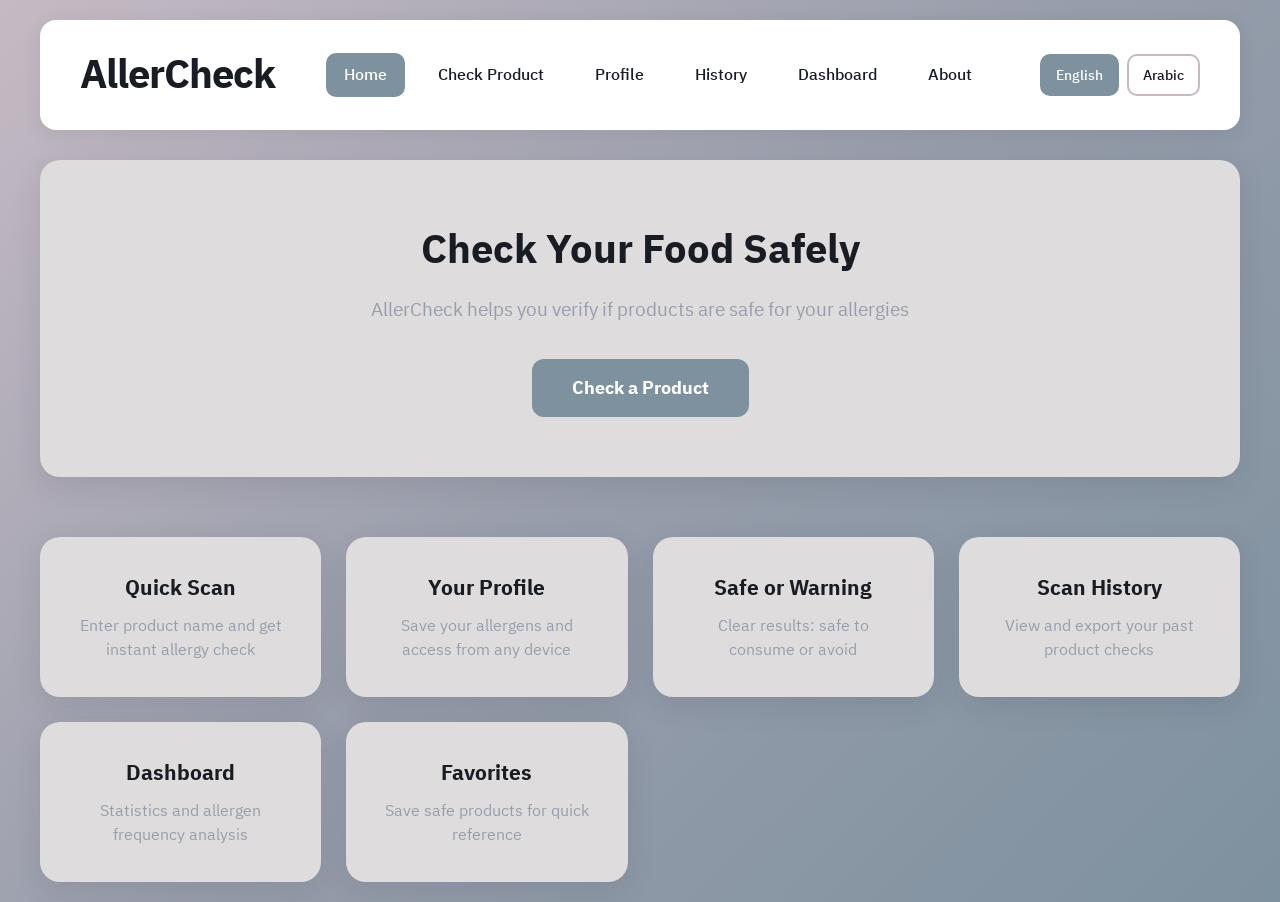
<file: index.html>
<!DOCTYPE html>
<html lang="en" dir="ltr">
<head>
    <meta charset="UTF-8">
    <meta name="viewport" content="width=device-width, initial-scale=1.0">
    <meta name="i18n-title-key" content="meta.home">
    <title>Home - AllerCheck</title>
    <link rel="stylesheet" href="style.css">
</head>
<body>
    <div class="app-container">
        <header class="main-header">
            <div class="header-content">
                <a href="index.html" class="logo">AllerCheck</a>
                <nav class="main-nav">
                    <a href="index.html" class="nav-link active" data-i18n="nav.home">Home</a>
                    <a href="check.html" class="nav-link" data-i18n="nav.check">Check Product</a>
                    <a href="profile.html" class="nav-link" data-i18n="nav.profile">Profile</a>
                    <a href="history.html" class="nav-link" data-i18n="nav.history">History</a>
                    <a href="dashboard.html" class="nav-link" data-i18n="nav.dashboard">Dashboard</a>
                    <a href="about.html" class="nav-link" data-i18n="nav.about">About</a>
                </nav>
                <div class="lang-switch" role="group" aria-label="Language">
                    <button type="button" class="lang-btn" data-set-lang="en" data-i18n="lang.switchEn">English</button>
                    <button type="button" class="lang-btn" data-set-lang="ar" data-i18n="lang.switchAr">Arabic</button>
                </div>
            </div>
        </header>
        <main class="main-wrapper single-column">
            <section class="hero-section">
                <h1 class="hero-title" data-i18n="index.hero">Check Your Food Safely</h1>
                <p class="hero-subtitle" data-i18n="index.subtitle">AllerCheck helps you verify if products are safe for your allergies</p>
                <a href="check.html" class="cta-button" data-i18n="index.cta">Check a Product</a>
            </section>
            <section class="features-section">
                <div class="feature-card">
                    <h3 data-i18n="index.f1t">Quick Scan</h3>
                    <p data-i18n="index.f1d">Enter product name and get instant allergy check</p>
                </div>
                <div class="feature-card">
                    <h3 data-i18n="index.f2t">Your Profile</h3>
                    <p data-i18n="index.f2d">Save your allergens and access from any device</p>
                </div>
                <div class="feature-card">
                    <h3 data-i18n="index.f3t">Safe or Warning</h3>
                    <p data-i18n="index.f3d">Clear results: safe to consume or avoid</p>
                </div>
                <div class="feature-card">
                    <h3 data-i18n="index.f4t">Scan History</h3>
                    <p data-i18n="index.f4d">View and export your past product checks</p>
                </div>
                <div class="feature-card">
                    <h3 data-i18n="index.f5t">Dashboard</h3>
                    <p data-i18n="index.f5d">Statistics and allergen frequency analysis</p>
                </div>
                <div class="feature-card">
                    <h3 data-i18n="index.f6t">Favorites</h3>
                    <p data-i18n="index.f6d">Save safe products for quick reference</p>
                </div>
            </section>
        </main>
    </div>
    <script src="i18n.js"></script>
    <script>
        document.addEventListener('DOMContentLoaded', function () {
            if (typeof AllerCheckI18n !== 'undefined') AllerCheckI18n.initI18n();
        });
    </script>
</body>
</html>
</file>
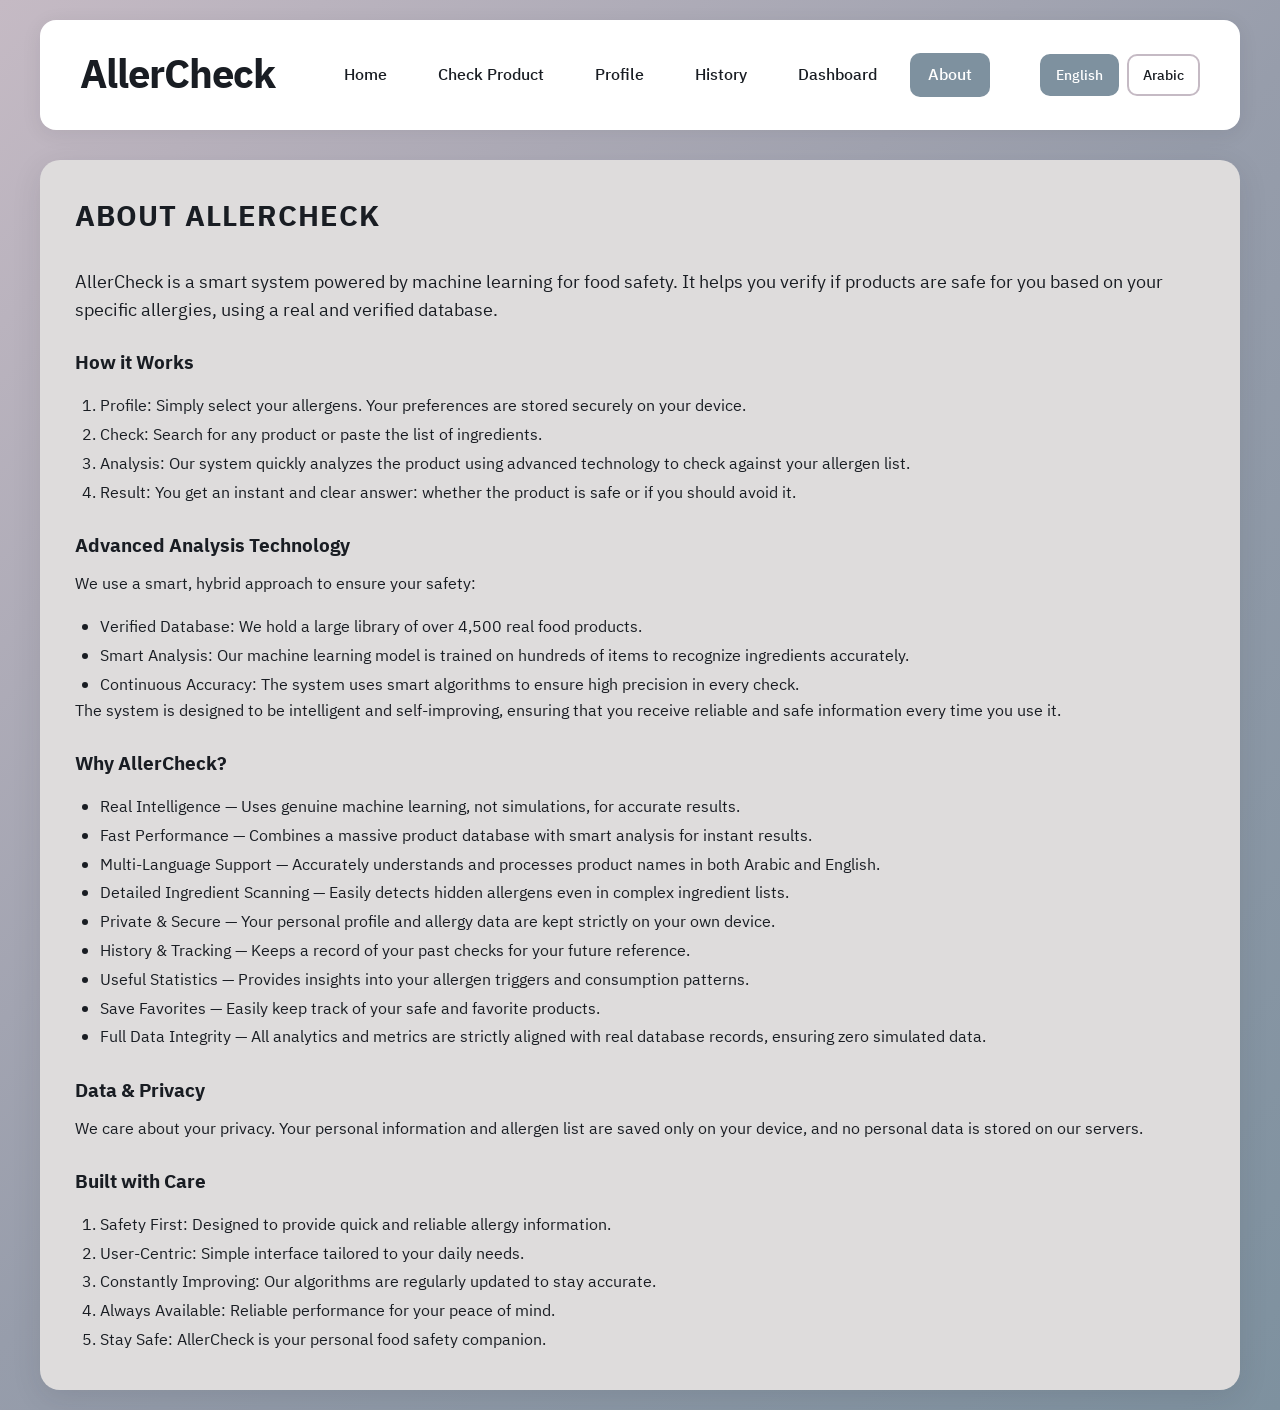
<file: about.html>
<!DOCTYPE html>
<html lang="en" dir="ltr">
<head>
    <meta charset="UTF-8">
    <meta name="viewport" content="width=device-width, initial-scale=1.0">
    <meta name="i18n-title-key" content="meta.about">
    <title>About - AllerCheck</title>
    <link rel="stylesheet" href="style.css">
</head>
<body>
    <div class="app-container">
        <header class="main-header">
            <div class="header-content">
                <a href="index.html" class="logo">AllerCheck</a>
                <nav class="main-nav">
                    <a href="index.html" class="nav-link" data-i18n="nav.home">Home</a>
                    <a href="check.html" class="nav-link" data-i18n="nav.check">Check Product</a>
                    <a href="profile.html" class="nav-link" data-i18n="nav.profile">Profile</a>
                    <a href="history.html" class="nav-link" data-i18n="nav.history">History</a>
                    <a href="dashboard.html" class="nav-link" data-i18n="nav.dashboard">Dashboard</a>
                    <a href="about.html" class="nav-link active" data-i18n="nav.about">About</a>
                </nav>
                <div class="lang-switch" role="group" aria-label="Language">
                    <button type="button" class="lang-btn" data-set-lang="en" data-i18n="lang.switchEn">English</button>
                    <button type="button" class="lang-btn" data-set-lang="ar" data-i18n="lang.switchAr">Arabic</button>
                </div>
            </div>
        </header>
        <main class="main-wrapper single-column">
            <section class="about-panel full-width">
                <div class="panel-content">
                    <h2 class="panel-title" data-i18n="about.title">About AllerCheck</h2>
                    <div class="about-content">
                        <p class="about-lead" data-i18n="about.lead">AllerCheck is a real AI-powered food allergen analysis system...</p>

                        <h3 data-i18n="about.how">How It Works</h3>
                        <ol>
                            <li data-i18n="about.li1">Profile: Add your allergens...</li>
                            <li data-i18n="about.li2">Check: Enter a product name...</li>
                            <li data-i18n="about.li3">Analysis: The system uses...</li>
                            <li data-i18n="about.li4">Result: You get a clear result...</li>
                        </ol>

                        <h3 data-i18n="about.model">AI Model Infrastructure</h3>
                        <p data-i18n="about.modelIntro">The allergen detection model...</p>
                        <ul>
                            <li data-i18n="about.ds1">Validated Dataset...</li>
                            <li data-i18n="about.ds2">Core Architecture...</li>
                            <li data-i18n="about.ds3">Classifier Model...</li>
                        </ul>
                        <p data-i18n="about.modelTech">The hybrid matching system...</p>

                        <h3 data-i18n="about.features">System Features & Subsystems</h3>
                        <ul>
                            <li data-i18n="about.f1">Real AI Analysis...</li>
                            <li data-i18n="about.f2">Hybrid Check System...</li>
                            <li data-i18n="about.f3">Automated Translation Subsystem...</li>
                            <li data-i18n="about.f4">Ingredient Text Input...</li>
                            <li data-i18n="about.f5">Profile Persistence...</li>
                            <li data-i18n="about.f6">Scan History...</li>
                            <li data-i18n="about.f7">Statistics Dashboard...</li>
                            <li data-i18n="about.f8">Favorites Subsystem...</li>
                            <li data-i18n="about.f9">Data Export...</li>
                        </ul>

                        <h3 data-i18n="about.privacy">Data & Privacy</h3>
                        <p data-i18n="about.privacyText">Your profile data...</p>

                        <h3 data-i18n="about.setup">Setup</h3>
                        <ol>
                            <li data-i18n="about.s1">Install dependencies...</li>
                            <li data-i18n="about.s2">Train the model...</li>
                            <li data-i18n="about.s3">Initialize database...</li>
                            <li data-i18n="about.s4">Run server...</li>
                            <li data-i18n="about.s5">Open http://localhost:5000</li>
                        </ol>
                    </div>
                </div>
            </section>
        </main>
    </div>
    <script src="i18n.js"></script>
    <script>
        document.addEventListener('DOMContentLoaded', function () {
            if (typeof AllerCheckI18n !== 'undefined') AllerCheckI18n.initI18n();
        });
    </script>
</body>
</html>
</file>
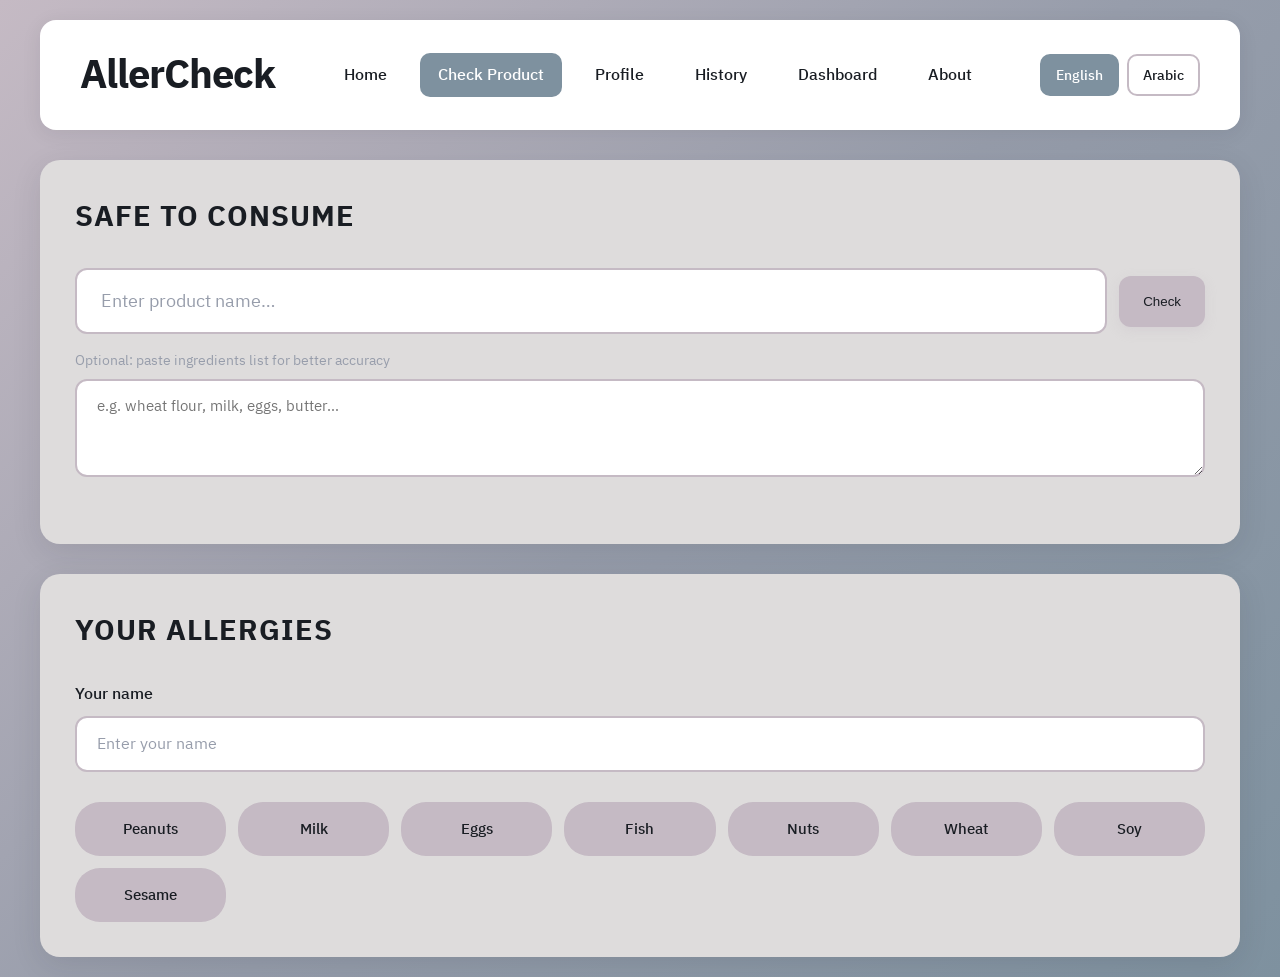
<file: check.html>
<!DOCTYPE html>
<html lang="en" dir="ltr">
<head>
    <meta charset="UTF-8">
    <meta name="viewport" content="width=device-width, initial-scale=1.0">
    <meta name="i18n-title-key" content="meta.check">
    <title>Check Product - AllerCheck</title>
    <link rel="stylesheet" href="style.css">
</head>
<body>
    <div class="app-container">
        <header class="main-header">
            <div class="header-content">
                <a href="index.html" class="logo">AllerCheck</a>
                <nav class="main-nav">
                    <a href="index.html" class="nav-link" data-i18n="nav.home">Home</a>
                    <a href="check.html" class="nav-link active" data-i18n="nav.check">Check Product</a>
                    <a href="profile.html" class="nav-link" data-i18n="nav.profile">Profile</a>
                    <a href="history.html" class="nav-link" data-i18n="nav.history">History</a>
                    <a href="dashboard.html" class="nav-link" data-i18n="nav.dashboard">Dashboard</a>
                    <a href="about.html" class="nav-link" data-i18n="nav.about">About</a>
                </nav>
                <div class="lang-switch" role="group" aria-label="Language">
                    <button type="button" class="lang-btn" data-set-lang="en" data-i18n="lang.switchEn">English</button>
                    <button type="button" class="lang-btn" data-set-lang="ar" data-i18n="lang.switchAr">Arabic</button>
                </div>
            </div>
        </header>
        <main class="main-wrapper">
            <section class="check-panel full-width">
                <div class="panel-content">
                    <h2 class="panel-title" data-i18n="check.panelSafe">SAFE TO CONSUME</h2>
                    <div class="search-container">
                        <div class="search-box">
                            <input type="text" id="productName" class="search-input" data-i18n-placeholder="check.placeholderProduct" placeholder="Enter Product Name..." list="productSuggestions" autocomplete="off">
                            <datalist id="productSuggestions"></datalist>
                            <button type="button" id="checkBtn" class="search-button" data-i18n="check.btnCheck">Check</button>
                        </div>
                        <div class="ingredient-optional">
                            <label for="ingredientText" class="optional-label" data-i18n="check.optionalLabel">Optional: Paste ingredients list for better accuracy</label>
                            <textarea id="ingredientText" class="ingredient-textarea" data-i18n-placeholder="check.ingredientPlaceholder" placeholder="e.g. wheat flour, milk, eggs, butter..." rows="3"></textarea>
                        </div>
                    </div>
                    <div class="result-display" id="resultSection" style="display: none;">
                        <div id="resultContent" class="result-box"></div>
                    </div>
                </div>
            </section>
            <section class="allergies-panel full-width">
                <div class="panel-content">
                    <h2 class="panel-title" data-i18n="check.panelAllergies">YOUR ALLERGIES</h2>
                    <div class="user-info">
                        <div class="user-input-wrapper">
                            <label for="userName" class="user-label" data-i18n="check.yourName">Your Name</label>
                            <input type="text" id="userName" class="user-input" data-i18n-placeholder="check.namePlaceholder" placeholder="Enter your name">
                        </div>
                    </div>
                    <div class="allergens-selection">
                        <div class="allergens-grid" id="allergensGrid">
                            <label class="allergen-pill" data-i18n-allergen="Peanuts"><input type="checkbox" value="Peanuts" class="allergen-checkbox"><span>Peanuts</span></label>
                            <label class="allergen-pill" data-i18n-allergen="Milk"><input type="checkbox" value="Milk" class="allergen-checkbox"><span>Milk</span></label>
                            <label class="allergen-pill" data-i18n-allergen="Eggs"><input type="checkbox" value="Eggs" class="allergen-checkbox"><span>Eggs</span></label>
                            <label class="allergen-pill" data-i18n-allergen="Fish"><input type="checkbox" value="Fish" class="allergen-checkbox"><span>Fish</span></label>
                            <label class="allergen-pill" data-i18n-allergen="Nuts"><input type="checkbox" value="Nuts" class="allergen-checkbox"><span>Nuts</span></label>
                            <label class="allergen-pill" data-i18n-allergen="Wheat"><input type="checkbox" value="Wheat" class="allergen-checkbox"><span>Wheat</span></label>
                            <label class="allergen-pill" data-i18n-allergen="Soy"><input type="checkbox" value="Soy" class="allergen-checkbox"><span>Soy</span></label>
                            <label class="allergen-pill" data-i18n-allergen="Sesame"><input type="checkbox" value="Sesame" class="allergen-checkbox"><span>Sesame</span></label>
                        </div>
                    </div>
                </div>
            </section>
        </main>
    </div>
    <script src="i18n.js"></script>
    <script src="script.js"></script>
<script src="i18n.js"></script>
    <script src="script.js"></script>
    
    <script>
    document.addEventListener('DOMContentLoaded', function() {
        const checkBtn = document.getElementById('checkBtn');
        const productNameInput = document.getElementById('productName');
        const ingredientInput = document.getElementById('ingredientText'); // مسكنا الخانة الثانية هنا بالـ ID حقها

        if (checkBtn && productNameInput) {
            // نستخدم خاصية الـ Capture (وضع true) عشان نضمن تشغيل كودنا أول واحد غصب قبل ملف script.js القديم
            checkBtn.addEventListener('click', async function(event) {
                const productText = productNameInput.value.trim();
                const ingredientText = ingredientInput ? ingredientInput.value.trim() : "";
                
                // تعبير نمطي يكشف وجود أي حرف عربي
                const arabicPattern = /[\u0600-\u06FF]/;
                
                // نتحقق إذا كان اسم المنتج أو قائمة المكونات يحتويان على عربي
                const isProductArabic = arabicPattern.test(productText);
                const isIngredientArabic = arabicPattern.test(ingredientText);
                
                if (isProductArabic || isIngredientArabic) {
                    // 1. إيقاف الفحص القديم فوراً لمنع الخطأ البرمجي في الخلفية
                    event.preventDefault();
                    event.stopPropagation();
                    event.stopImmediatePropagation();
                    
                    // 2. سؤال المستخدم بنظام التأكيد (Confirm)
                    const userWantsTranslate = confirm(
                        "عذراً، يجب فحص المنتجات والمكونات باللغة الإنجليزية لضمان الدقة.\n\nهل تريد تحويل النصوص العربية إلى الإنجليزية تلقائياً؟\n\nWould you like to translate the text to English automatically?"
                    );
                    
                    if (userWantsTranslate) {
                        const originalText = checkBtn.innerText;
                        checkBtn.innerText = "..."; // حركة تدل على جاري التحميل والترجمة
                        
                        try {
                            // دالة داخلية سريعة ومجانية للترجمة الفورية من قوقل مباشرة في الواجهة
                            async function translateText(text) {
                                if (!text || !arabicPattern.test(text)) return text;
                                const url = `https://translate.googleapis.com/translate_a/single?client=gtx&sl=ar&tl=en&dt=t&q=${encodeURIComponent(text)}`;
                                const response = await fetch(url);
                                const json = await response.json();
                                return json[0][0][0];
                            }
                            
                            // 3. ترجمة الخانتين معاً بشكل متوازي وسريع جداً
                            if (isProductArabic) {
                                productNameInput.value = await translateText(productText);
                            }
                            
                            if (isIngredientArabic && ingredientInput) {
                                ingredientInput.value = await translateText(ingredientText);
                            }
                            
                            // 4. تنبيه نجاح الترجمة للمستخدم
                            alert("تمت ترجمة جميع المدخلات بنجاح إلى اللغة الإنجليزية!\n\nاضغط على زر الفحص الآن لرؤية النتيجة المعتمدة من المودل.");
                            
                        } catch (error) {
                            alert("عذراً، تعذرت الترجمة التلقائية بسبب مشكلة في الاتصال. يرجى كتابة النصوص يدوياً بالإنجليزي.");
                        } finally {
                            checkBtn.innerText = originalText;
                        }
                    } else {
                        // إذا رفض، نحدد له الخانة اللي فيها عربي عشان يعدلها بنفسه
                        if (isProductArabic) {
                            productNameInput.focus();
                            productNameInput.select();
                        } else if (isIngredientArabic && ingredientInput) {
                            ingredientInput.focus();
                            ingredientInput.select();
                        }
                    }
                    
                    return false;
                }
            }, true); // الأولوية القصوى لكودنا السحري
        }
    });
    </script>
</body>
</html>
</file>
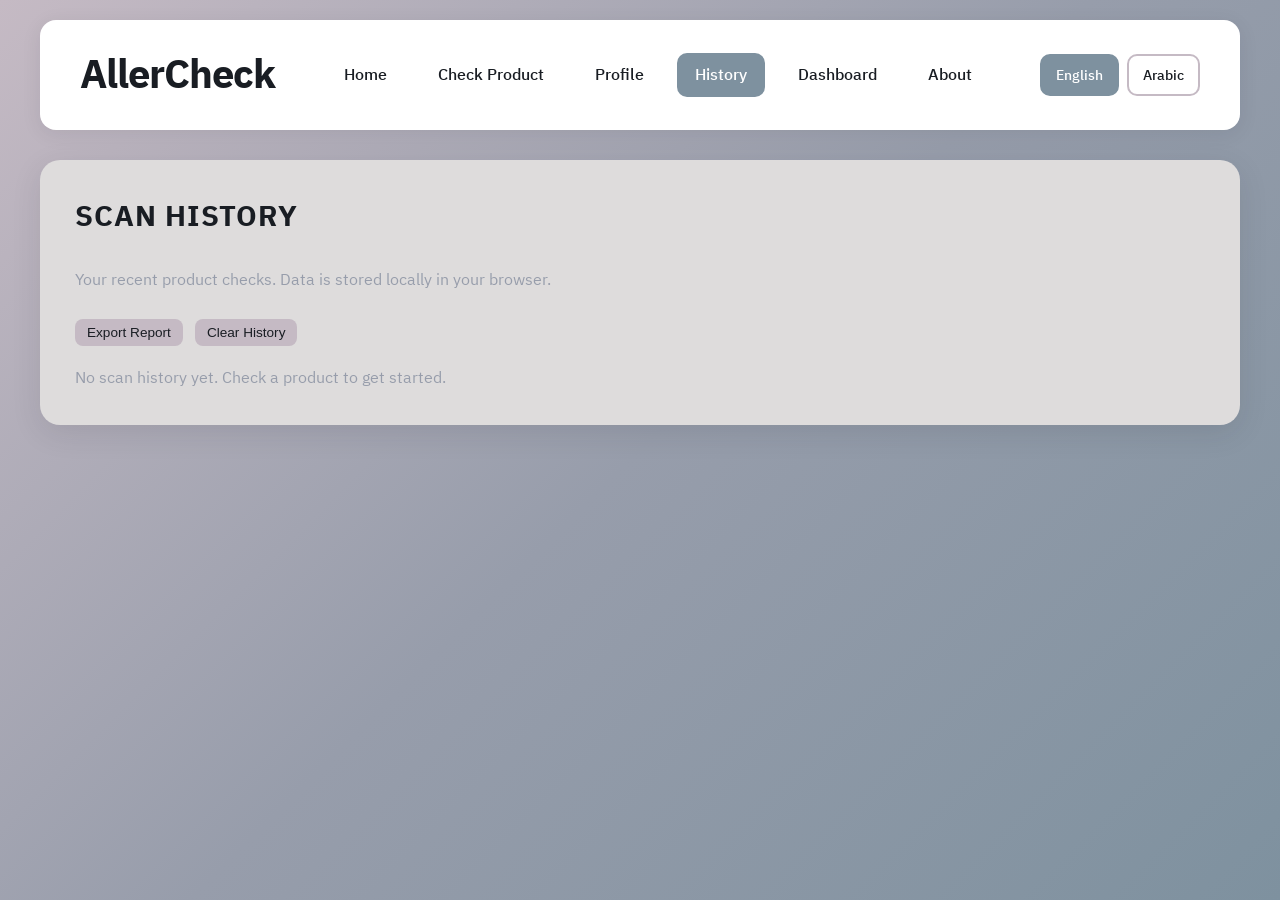
<file: history.html>
<!DOCTYPE html>
<html lang="en" dir="ltr">
<head>
    <meta charset="UTF-8">
    <meta name="viewport" content="width=device-width, initial-scale=1.0">
    <meta name="i18n-title-key" content="meta.history">
    <title>Scan History - AllerCheck</title>
    <link rel="stylesheet" href="style.css">
</head>
<body>
    <div class="app-container">
        <header class="main-header">
            <div class="header-content">
                <a href="index.html" class="logo">AllerCheck</a>
                <nav class="main-nav">
                    <a href="index.html" class="nav-link" data-i18n="nav.home">Home</a>
                    <a href="check.html" class="nav-link" data-i18n="nav.check">Check Product</a>
                    <a href="profile.html" class="nav-link" data-i18n="nav.profile">Profile</a>
                    <a href="history.html" class="nav-link active" data-i18n="nav.history">History</a>
                    <a href="dashboard.html" class="nav-link" data-i18n="nav.dashboard">Dashboard</a>
                    <a href="about.html" class="nav-link" data-i18n="nav.about">About</a>
                </nav>
                <div class="lang-switch" role="group" aria-label="Language">
                    <button type="button" class="lang-btn" data-set-lang="en" data-i18n="lang.switchEn">English</button>
                    <button type="button" class="lang-btn" data-set-lang="ar" data-i18n="lang.switchAr">Arabic</button>
                </div>
            </div>
        </header>
        <main class="main-wrapper single-column">
            <section class="profile-panel full-width">
                <div class="panel-content">
                    <h2 class="panel-title" data-i18n="history.title">SCAN HISTORY</h2>
                    <p class="panel-description" data-i18n="history.desc">Your recent product checks. Data is stored locally in your browser.</p>
                    <button type="button" class="btn-small" id="exportBtn" data-i18n="history.export">Export Report</button>
                    <button type="button" class="btn-small" id="clearHistoryBtn" style="margin-left:8px" data-i18n="history.clear">Clear History</button>
                    <div class="history-list" id="historyList"></div>
                    <p id="emptyHistory" style="display:none; color:var(--color-light-grey); margin-top:20px" data-i18n="history.empty">No scan history yet. Check a product to get started.</p>
                </div>
            </section>
        </main>
    </div>
    <script src="i18n.js"></script>
    <script src="history.js"></script>
</body>
</html>
</file>
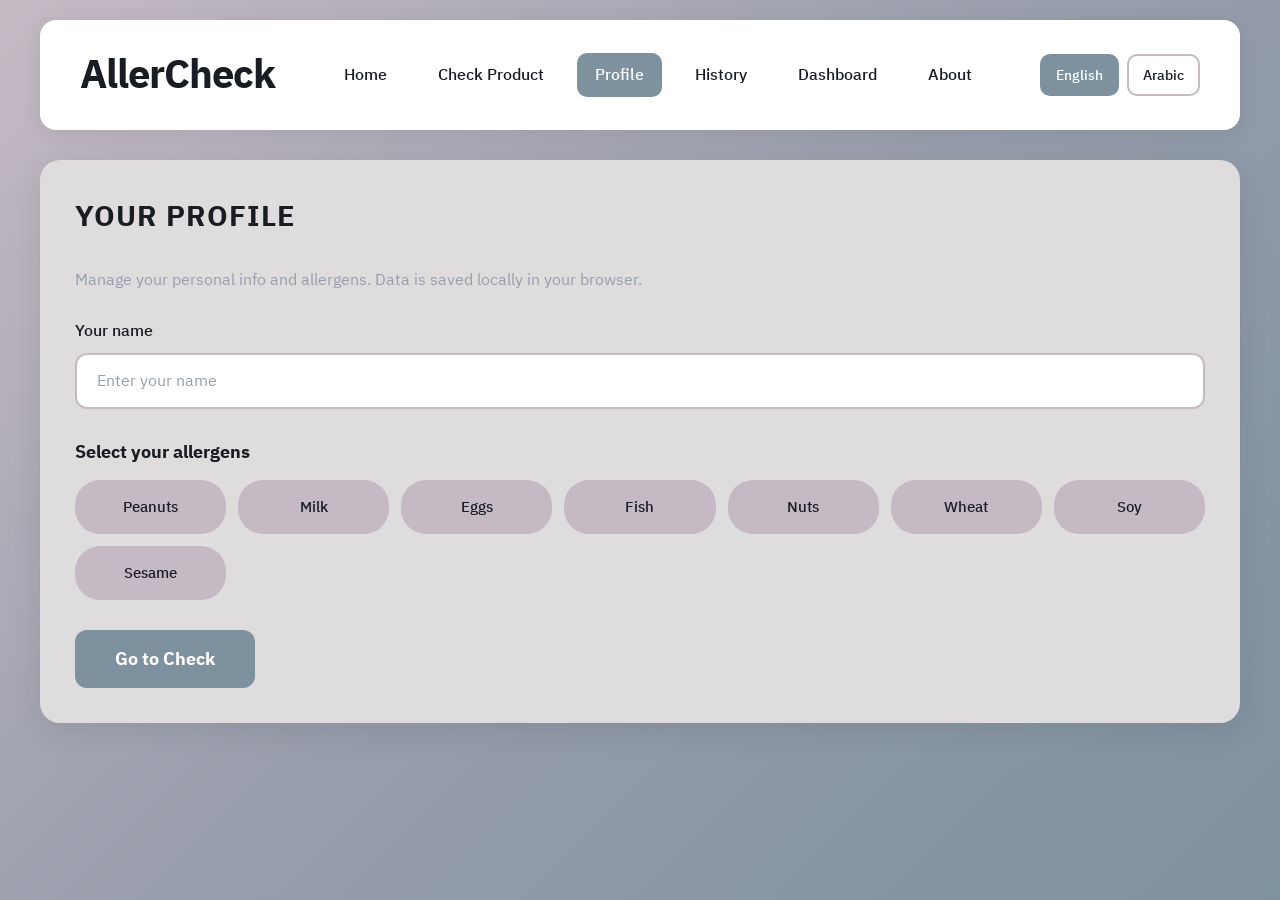
<file: profile.html>
<!DOCTYPE html>
<html lang="en" dir="ltr">
<head>
    <meta charset="UTF-8">
    <meta name="viewport" content="width=device-width, initial-scale=1.0">
    <meta name="i18n-title-key" content="meta.profile">
    <title>Profile - AllerCheck</title>
    <link rel="stylesheet" href="style.css">
</head>
<body>
    <div class="app-container">
        <header class="main-header">
            <div class="header-content">
                <a href="index.html" class="logo">AllerCheck</a>
                <nav class="main-nav">
                    <a href="index.html" class="nav-link" data-i18n="nav.home">Home</a>
                    <a href="check.html" class="nav-link" data-i18n="nav.check">Check Product</a>
                    <a href="profile.html" class="nav-link active" data-i18n="nav.profile">Profile</a>
                    <a href="history.html" class="nav-link" data-i18n="nav.history">History</a>
                    <a href="dashboard.html" class="nav-link" data-i18n="nav.dashboard">Dashboard</a>
                    <a href="about.html" class="nav-link" data-i18n="nav.about">About</a>
                </nav>
                <div class="lang-switch" role="group" aria-label="Language">
                    <button type="button" class="lang-btn" data-set-lang="en" data-i18n="lang.switchEn">English</button>
                    <button type="button" class="lang-btn" data-set-lang="ar" data-i18n="lang.switchAr">Arabic</button>
                </div>
            </div>
        </header>
        <main class="main-wrapper single-column">
            <section class="profile-panel full-width">
                <div class="panel-content">
                    <h2 class="panel-title" data-i18n="profile.title">YOUR PROFILE</h2>
                    <p class="panel-description" data-i18n="profile.desc">Manage your personal info and allergens. Data is saved locally in your browser.</p>
                    <div class="user-info">
                        <div class="user-input-wrapper">
                            <label for="userName" class="user-label" data-i18n="check.yourName">Your Name</label>
                            <input type="text" id="userName" class="user-input" data-i18n-placeholder="check.namePlaceholder" placeholder="Enter your name">
                        </div>
                    </div>
                    <div class="allergens-selection">
                        <h3 class="subsection-title" data-i18n="profile.subAllergens">Select your allergens</h3>
                        <div class="allergens-grid" id="allergensGrid">
                            <label class="allergen-pill" data-i18n-allergen="Peanuts"><input type="checkbox" value="Peanuts" class="allergen-checkbox"><span>Peanuts</span></label>
                            <label class="allergen-pill" data-i18n-allergen="Milk"><input type="checkbox" value="Milk" class="allergen-checkbox"><span>Milk</span></label>
                            <label class="allergen-pill" data-i18n-allergen="Eggs"><input type="checkbox" value="Eggs" class="allergen-checkbox"><span>Eggs</span></label>
                            <label class="allergen-pill" data-i18n-allergen="Fish"><input type="checkbox" value="Fish" class="allergen-checkbox"><span>Fish</span></label>
                            <label class="allergen-pill" data-i18n-allergen="Nuts"><input type="checkbox" value="Nuts" class="allergen-checkbox"><span>Nuts</span></label>
                            <label class="allergen-pill" data-i18n-allergen="Wheat"><input type="checkbox" value="Wheat" class="allergen-checkbox"><span>Wheat</span></label>
                            <label class="allergen-pill" data-i18n-allergen="Soy"><input type="checkbox" value="Soy" class="allergen-checkbox"><span>Soy</span></label>
                            <label class="allergen-pill" data-i18n-allergen="Sesame"><input type="checkbox" value="Sesame" class="allergen-checkbox"><span>Sesame</span></label>
                        </div>
                    </div>
                    <div class="profile-actions">
                        <a href="check.html" class="cta-button" data-i18n="profile.goCheck">Go to Check</a>
                    </div>
                </div>
            </section>
        </main>
    </div>
    <script src="i18n.js"></script>
    <script src="profile.js"></script>
</body>
</html>
</file>
<file: style.css>
@font-face {
    font-family: 'IBM Plex Sans Arabic';
    src: url('assets/fonts/IBMPlexSansArabic-Regular.ttf') format('truetype');
    font-weight: normal;
    font-style: normal;
}

@font-face {
    font-family: 'IBM Plex Sans Arabic';
    src: url('assets/fonts/IBMPlexSansArabic-Bold.ttf') format('truetype');
    font-weight: bold;
    font-style: normal;
}

@font-face {
    font-family: 'IBM Plex Sans Arabic';
    src: url('assets/fonts/IBMPlexSansArabic-Medium.ttf') format('truetype');
    font-weight: 500;
    font-style: normal;
}

* {
    margin: 0;
    padding: 0;
    box-sizing: border-box;
}

:root {
    --color-dark: #191D23;
    --color-dark-blue: #57707A;
    --color-medium-blue: #7E919F;
    --color-light-grey: #979DAB;
    --color-purple-light: #C5BAC4;
    --color-bg-light: #DEDCDC;
    --color-white: #FFFFFF;
    --color-green-safe: #4CAF50;
    --color-red-danger: #F44336;
    --color-yellow-warning: #FFC107;
}

body {
    font-family: 'IBM Plex Sans Arabic', sans-serif;
    background: linear-gradient(135deg, #C5BAC4 0%, #979DAB 50%, #7E919F 100%);
    min-height: 100vh;
    padding: 20px;
    direction: ltr;
    color: var(--color-dark);
}

body[dir="rtl"] {
    direction: rtl;
}

.lang-switch {
    display: flex;
    align-items: center;
    gap: 8px;
    flex-shrink: 0;
}

.lang-btn {
    padding: 8px 14px;
    border-radius: 10px;
    border: 2px solid var(--color-purple-light);
    background: var(--color-white);
    cursor: pointer;
    font-family: inherit;
    font-size: 0.9em;
    font-weight: 500;
    color: var(--color-dark);
    transition: background 0.2s ease, color 0.2s ease, border-color 0.2s ease;
}

.lang-btn:hover {
    background: var(--color-purple-light);
}

.lang-btn.lang-btn-active {
    background: var(--color-medium-blue);
    color: var(--color-white);
    border-color: var(--color-medium-blue);
}

.app-container {
    max-width: 1200px;
    margin: 0 auto;
}

.main-header {
    background: var(--color-white);
    border-radius: 16px;
    padding: 25px 40px;
    margin-bottom: 30px;
    box-shadow: 0 4px 20px rgba(25, 29, 35, 0.08);
}

.header-content {
    display: flex;
    justify-content: space-between;
    align-items: center;
    flex-wrap: wrap;
    gap: 20px;
}

.logo {
    font-size: 2.5em;
    font-weight: bold;
    color: var(--color-dark);
    letter-spacing: -1px;
    text-decoration: none;
}

.logo:hover {
    color: var(--color-dark-blue);
}

.main-nav {
    display: flex;
    gap: 15px;
    flex-wrap: wrap;
}

.nav-link {
    padding: 10px 18px;
    color: var(--color-dark);
    text-decoration: none;
    border-radius: 10px;
    font-weight: 500;
    transition: all 0.3s ease;
}

.nav-link:hover {
    background: var(--color-purple-light);
}

.nav-link.active {
    background: var(--color-medium-blue);
    color: var(--color-white);
}

.main-wrapper.single-column {
    grid-template-columns: 1fr;
}

.full-width {
    grid-column: 1 / -1;
}

.hero-section {
    text-align: center;
    padding: 60px 40px;
    background: var(--color-bg-light);
    border-radius: 20px;
    box-shadow: 0 8px 30px rgba(25, 29, 35, 0.1);
}

.hero-title {
    font-size: 2.5em;
    color: var(--color-dark);
    margin-bottom: 15px;
}

.hero-subtitle {
    font-size: 1.2em;
    color: var(--color-light-grey);
    margin-bottom: 35px;
}

.cta-button {
    display: inline-block;
    padding: 16px 40px;
    background: var(--color-medium-blue);
    color: var(--color-white);
    text-decoration: none;
    border-radius: 12px;
    font-weight: 600;
    font-size: 1.1em;
    transition: all 0.3s ease;
}

.cta-button:hover {
    background: var(--color-dark-blue);
    transform: translateY(-2px);
    box-shadow: 0 6px 16px rgba(87, 112, 122, 0.4);
}

.features-section {
    display: grid;
    grid-template-columns: repeat(auto-fit, minmax(250px, 1fr));
    gap: 25px;
    margin-top: 30px;
}

.feature-card {
    background: var(--color-bg-light);
    padding: 35px;
    border-radius: 20px;
    box-shadow: 0 8px 30px rgba(25, 29, 35, 0.1);
    text-align: center;
}

.feature-card h3 {
    font-size: 1.3em;
    margin-bottom: 10px;
    color: var(--color-dark);
}

.feature-card p {
    color: var(--color-light-grey);
    line-height: 1.5;
}

.profile-panel,
.about-panel {
    background: var(--color-bg-light);
    border-radius: 20px;
    padding: 35px;
    box-shadow: 0 8px 30px rgba(25, 29, 35, 0.1);
}

.panel-description {
    color: var(--color-light-grey);
    margin-bottom: 25px;
    line-height: 1.6;
}

.subsection-title {
    font-size: 1.1em;
    color: var(--color-dark);
    margin-bottom: 15px;
}

.profile-actions {
    margin-top: 30px;
}

/* --- تعديلات وإصلاحات صفحة حول التطبيق (About) لتدعم الاتجاهين --- */
.about-content h3 {
    margin: 25px 0 12px;
    color: var(--color-dark);
}

.about-content p {
    line-height: 1.6;
    color: var(--color-dark);
}

.about-lead {
    font-size: 1.1em;
    margin-bottom: 20px;
}

.about-content code {
    background: var(--color-purple-light);
    padding: 2px 8px;
    border-radius: 6px;
    font-size: 0.9em;
}

/* التنسيق الافتراضي للغة الإنجليزية LTR */
body[dir="ltr"] .about-content {
    text-align: left;
}
body[dir="ltr"] .about-content ol,
body[dir="ltr"] .about-content ul {
    margin: 15px 0 0 25px;
    line-height: 1.8;
}

/* التنسيق الذكي للغة العربية RTL لحل مشكلة اليسار والتكرار */
body[dir="rtl"] .about-content {
    text-align: right;
}

body[dir="rtl"] .about-content ul,
body[dir="rtl"] .about-content ol {
    margin: 15px 25px 0 0; /* مسافة من اليمين بدلاً من اليسار */
    padding-right: 20px; /* مسافة كافية لظهور النقاط الأصلية للـ HTML */
    padding-left: 0;
    text-align: right;
}

body[dir="rtl"] .about-content li {
    text-align: right;
    margin-bottom: 8px;
}

/* ----------------------------------------------------------------- */

.main-wrapper {
    display: grid;
    grid-template-columns: 1fr 1fr;
    gap: 30px;
}

.check-panel,
.allergies-panel {
    background: var(--color-bg-light);
    border-radius: 20px;
    padding: 35px;
    box-shadow: 0 8px 30px rgba(25, 29, 35, 0.1);
}

.panel-content {
    width: 100%;
}

.panel-title {
    font-size: 1.8em;
    font-weight: bold;
    color: var(--color-dark);
    margin-bottom: 30px;
    text-transform: uppercase;
    letter-spacing: 1px;
}

.search-container {
    margin-bottom: 25px;
}

.ingredient-optional {
    margin-top: 15px;
}

.optional-label {
    display: block;
    font-size: 0.9em;
    color: var(--color-light-grey);
    margin-bottom: 8px;
}

.ingredient-textarea {
    width: 100%;
    padding: 14px 20px;
    background: var(--color-white);
    border: 2px solid var(--color-purple-light);
    border-radius: 12px;
    font-family: 'IBM Plex Sans Arabic', sans-serif;
    font-size: 0.95em;
    color: var(--color-dark);
    resize: vertical;
    min-height: 70px;
}

.ingredient-textarea:focus {
    outline: none;
    border-color: var(--color-medium-blue);
}

.search-box {
    display: flex;
    gap: 12px;
    align-items: center;
}

.search-input {
    flex: 1;
    padding: 18px 24px;
    background: var(--color-white);
    border: 2px solid var(--color-purple-light);
    border-radius: 12px;
    font-family: 'IBM Plex Sans Arabic', sans-serif;
    font-size: 1.1em;
    color: var(--color-dark);
    transition: all 0.3s ease;
}

.search-input:focus {
    outline: none;
    border-color: var(--color-medium-blue);
    box-shadow: 0 0 0 4px rgba(197, 186, 196, 0.2);
}

.search-input::placeholder {
    color: var(--color-light-grey);
}

.search-button {
    padding: 18px 24px;
    background: var(--color-purple-light);
    border: none;
    border-radius: 12px;
    cursor: pointer;
    display: flex;
    align-items: center;
    justify-content: center;
    color: var(--color-dark);
    transition: all 0.3s ease;
    box-shadow: 0 4px 12px rgba(197, 186, 196, 0.3);
}

.search-button:hover {
    background: var(--color-medium-blue);
    color: var(--color-white);
    transform: translateY(-2px);
    box-shadow: 0 6px 16px rgba(126, 145, 159, 0.4);
}

.search-button:active {
    transform: translateY(0);
}

.search-button:disabled {
    opacity: 0.6;
    cursor: not-allowed;
}

.result-display {
    margin-top: 20px;
}

.result-box {
    padding: 30px;
    border-radius: 16px;
    text-align: center;
    min-height: 200px;
    display: flex;
    flex-direction: column;
    align-items: center;
    justify-content: center;
}

.result-safe {
    background: var(--color-white);
    border: 3px solid var(--color-green-safe);
    color: var(--color-dark);
}

.result-safe .result-icon {
    width: 80px;
    height: 80px;
    border-radius: 50%;
    background: var(--color-green-safe);
    color: var(--color-white);
    display: flex;
    align-items: center;
    justify-content: center;
    font-size: 2.5em;
    margin-bottom: 20px;
    font-weight: bold;
}

.result-safe .result-title {
    font-size: 1.8em;
    font-weight: bold;
    color: var(--color-green-safe);
    margin-bottom: 15px;
}

.result-safe .result-message {
    font-size: 1.1em;
    color: var(--color-dark);
    line-height: 1.6;
    margin-bottom: 15px;
}

.result-note {
    font-size: 0.95em;
    color: var(--color-green-safe);
    font-weight: 500;
    margin-top: 10px;
    padding: 10px 15px;
    background: rgba(76, 175, 80, 0.1);
    border-radius: 8px;
}

.danger-note {
    color: var(--color-red-danger);
    background: rgba(244, 67, 54, 0.1);
}

.result-danger {
    background: var(--color-white);
    border: 3px solid var(--color-red-danger);
    color: var(--color-dark);
}

.result-danger .result-icon {
    width: 80px;
    height: 80px;
    border-radius: 50%;
    background: var(--color-yellow-warning);
    color: var(--color-dark);
    display: flex;
    align-items: center;
    justify-content: center;
    font-size: 2.5em;
    margin-bottom: 20px;
    font-weight: bold;
}

.result-danger .result-title {
    font-size: 1.8em;
    font-weight: bold;
    color: var(--color-red-danger);
    margin-bottom: 15px;
}

.result-danger .result-message {
    font-size: 1.1em;
    color: var(--color-dark);
    line-height: 1.6;
    margin-bottom: 25px;
}

.allergen-list {
    margin-top: 25px;
    padding-top: 25px;
    border-top: 2px solid rgba(244, 67, 54, 0.2);
    width: 100%;
}

.allergen-list-title {
    font-weight: bold;
    margin-bottom: 15px;
    color: var(--color-dark);
    font-size: 1.1em;
    text-align: left;
}

body[dir="rtl"] .allergen-list-title {
    text-align: right;
}

.allergen-list-items {
    display: flex;
    flex-wrap: wrap;
    gap: 10px;
    justify-content: flex-start;
}

.allergen-badge {
    display: inline-flex;
    align-items: center;
    gap: 8px;
    padding: 10px 18px;
    background: var(--color-purple-light);
    border-radius: 20px;
    color: var(--color-dark);
    font-size: 0.95em;
    font-weight: 500;
}

.allergen-badge .badge-icon {
    color: var(--color-red-danger);
    font-weight: bold;
}

.result-loading {
    background: var(--color-white);
    border: 2px solid var(--color-purple-light);
    color: var(--color-light-grey);
}

.spinner {
    width: 40px;
    height: 40px;
    border: 3px solid var(--color-purple-light);
    border-top-color: var(--color-medium-blue);
    border-radius: 50%;
    animation: spin 0.8s linear infinite;
    margin-bottom: 16px;
}

@keyframes spin {
    to { transform: rotate(360deg); }
}

.result-loading p {
    font-size: 1.2em;
    margin: 0;
}

.result-error {
    background: var(--color-white);
    border: 3px solid var(--color-yellow-warning);
    color: var(--color-dark);
}

.result-error .result-icon {
    width: 80px;
    height: 80px;
    border-radius: 50%;
    background: var(--color-yellow-warning);
    color: var(--color-dark);
    display: flex;
    align-items: center;
    justify-content: center;
    font-size: 2.5em;
    margin-bottom: 20px;
    font-weight: bold;
}

.result-error .result-title {
    font-size: 1.8em;
    font-weight: bold;
    color: var(--color-dark-blue);
    margin-bottom: 15px;
}

.result-error .result-message {
    font-size: 1.1em;
    color: var(--color-dark);
    line-height: 1.8;
    text-align: left;
}

body[dir="rtl"] .result-error .result-message {
    text-align: right;
}

.result-unknown {
    background: var(--color-white);
    border: 3px solid var(--color-medium-blue);
    color: var(--color-dark);
}

.result-unknown .result-icon {
    width: 80px;
    height: 80px;
    border-radius: 50%;
    background: var(--color-medium-blue);
    color: var(--color-white);
    display: flex;
    align-items: center;
    justify-content: center;
    font-size: 2.2em;
    margin-bottom: 20px;
    font-weight: bold;
}

.result-unknown .result-title {
    font-size: 1.8em;
    font-weight: bold;
    color: var(--color-dark-blue);
    margin-bottom: 15px;
}

.result-unknown .result-message {
    font-size: 1.1em;
    color: var(--color-dark);
    line-height: 1.8;
    text-align: left;
}

body[dir="rtl"] .result-unknown .result-message {
    text-align: right;
}

.result-unknown .result-note {
    font-size: 0.95em;
    color: var(--color-light-grey);
    margin-top: 12px;
}

.user-info {
    margin-bottom: 30px;
}

.user-input-wrapper {
    display: flex;
    flex-direction: column;
    gap: 10px;
}

.user-label {
    font-size: 1em;
    font-weight: 500;
    color: var(--color-dark);
}

.user-input {
    padding: 14px 20px;
    background: var(--color-white);
    border: 2px solid var(--color-purple-light);
    border-radius: 12px;
    font-family: 'IBM Plex Sans Arabic', sans-serif;
    font-size: 1em;
    color: var(--color-dark);
    transition: all 0.3s ease;
}

.user-input:focus {
    outline: none;
    border-color: var(--color-medium-blue);
    box-shadow: 0 0 0 4px rgba(197, 186, 196, 0.2);
}

.user-input::placeholder {
    color: var(--color-light-grey);
}

.allergens-selection {
    margin-top: 20px;
}

.allergens-grid {
    display: grid;
    grid-template-columns: repeat(auto-fill, minmax(140px, 1fr));
    gap: 12px;
}

.allergen-pill {
    display: flex;
    align-items: center;
    justify-content: center;
    padding: 14px 20px;
    background: var(--color-purple-light);
    border: 2px solid transparent;
    border-radius: 25px;
    cursor: pointer;
    transition: all 0.3s ease;
    position: relative;
}

.allergen-pill:hover {
    background: var(--color-medium-blue);
    color: var(--color-white);
    transform: translateY(-2px);
    box-shadow: 0 4px 12px rgba(126, 145, 159, 0.3);
}

.allergen-pill input[type="checkbox"] {
    position: absolute;
    opacity: 0;
    cursor: pointer;
    margin-right: 0;
    margin-left: 10px;
}

.allergen-pill span {
    font-size: 0.95em;
    font-weight: 500;
    color: var(--color-dark);
    user-select: none;
    transition: color 0.3s ease;
}

.allergen-pill:hover span {
    color: var(--color-white);
}

.allergen-pill input[type="checkbox"]:checked + span {
    color: var(--color-dark);
    font-weight: 600;
}

.allergen-pill input[type="checkbox"]:checked ~ span {
    color: var(--color-green-safe);
    font-weight: bold;
}

.allergen-pill:has(input[type="checkbox"]:checked) {
    background: var(--color-white);
    border-color: var(--color-green-safe);
    box-shadow: 0 0 0 2px rgba(76, 175, 80, 0.2);
}

.toast {
    position: fixed;
    bottom: 24px;
    left: 50%;
    transform: translateX(-50%);
    padding: 14px 24px;
    background: var(--color-dark);
    color: white;
    border-radius: 12px;
    font-size: 0.95rem;
    box-shadow: 0 8px 24px rgba(0,0,0,0.2);
    z-index: 1000;
}

.history-list, .favorites-list, .stats-grid {
    margin-top: 20px;
}

.history-item, .favorite-item {
    background: var(--color-white);
    padding: 14px 18px;
    border-radius: 12px;
    margin-bottom: 10px;
    display: flex;
    justify-content: space-between;
    align-items: center;
    box-shadow: 0 2px 8px rgba(25, 29, 35, 0.06);
}

.history-item .status-safe { color: var(--color-green-safe); font-weight: 600; }
.history-item .status-danger { color: var(--color-red-danger); font-weight: 600; }
.history-item .status-unknown { color: var(--color-medium-blue); font-weight: 600; }

.stats-grid {
    display: grid;
    grid-template-columns: repeat(auto-fit, minmax(140px, 1fr));
    gap: 15px;
}

.stat-card {
    background: var(--color-white);
    padding: 20px;
    border-radius: 12px;
    text-align: center;
    box-shadow: 0 4px 12px rgba(25, 29, 35, 0.08);
}

.stat-card .stat-value {
    font-size: 2em;
    font-weight: bold;
    color: var(--color-dark-blue);
}

.stat-card .stat-label {
    font-size: 0.9em;
    color: var(--color-light-grey);
    margin-top: 4px;
}

.btn-small {
    padding: 6px 12px;
    font-size: 0.85em;
    border-radius: 8px;
    border: none;
    cursor: pointer;
    background: var(--color-purple-light);
    color: var(--color-dark);
}

.btn-small:hover {
    background: var(--color-medium-blue);
    color: var(--color-white);
}

@media (max-width: 968px) {
    .main-wrapper { grid-template-columns: 1fr; }
    .check-panel, .allergies-panel { padding: 25px; }
}

@media (max-width: 640px) {
    body { padding: 10px; }
    .main-header { padding: 20px 25px; }
    .logo { font-size: 2em; }
    .check-panel, .allergies-panel { padding: 20px; }
    .panel-title { font-size: 1.5em; margin-bottom: 20px; }
    .search-box { flex-direction: column; }
    .search-button { width: 100%; min-width: auto; }
    .allergens-grid { grid-template-columns: repeat(auto-fill, minmax(120px, 1fr)); gap: 10px; }
    .allergen-pill { padding: 12px 16px; }
    .result-box { padding: 20px; min-height: 150px; }
}
</file>
